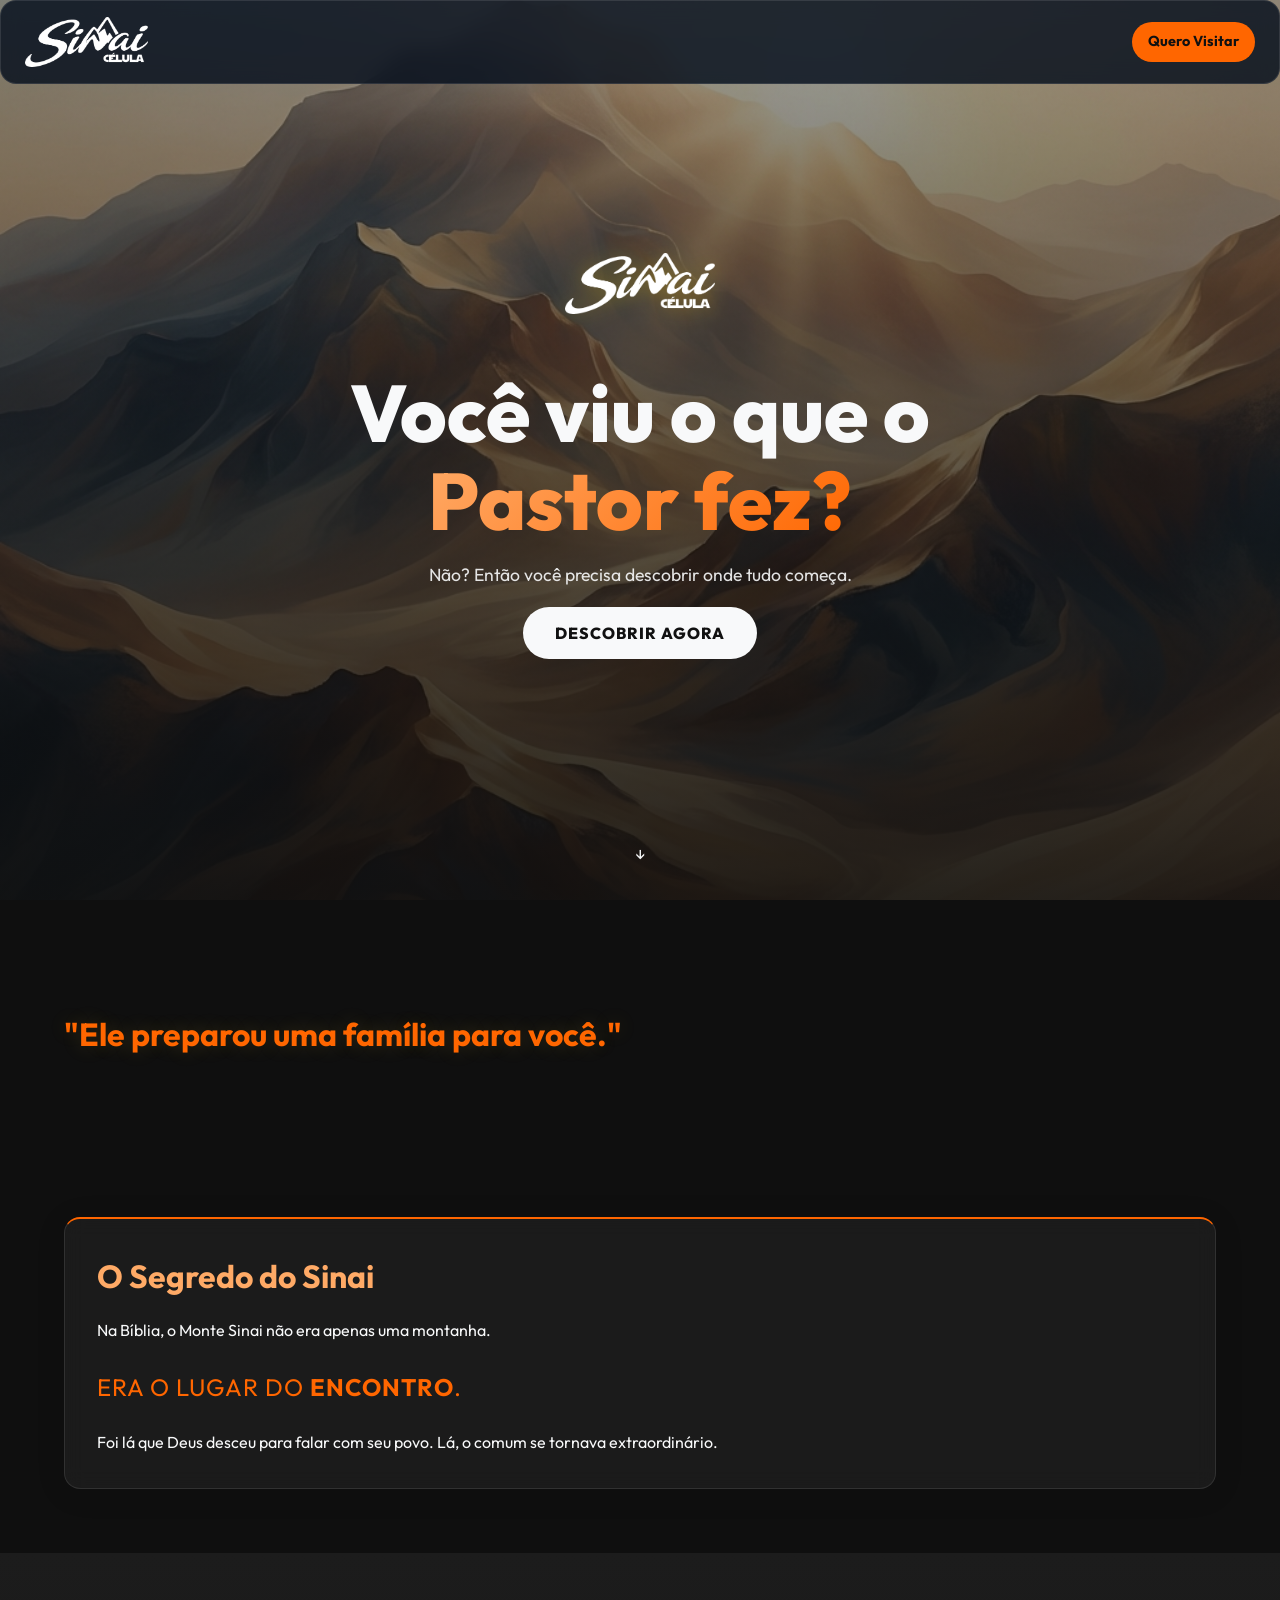
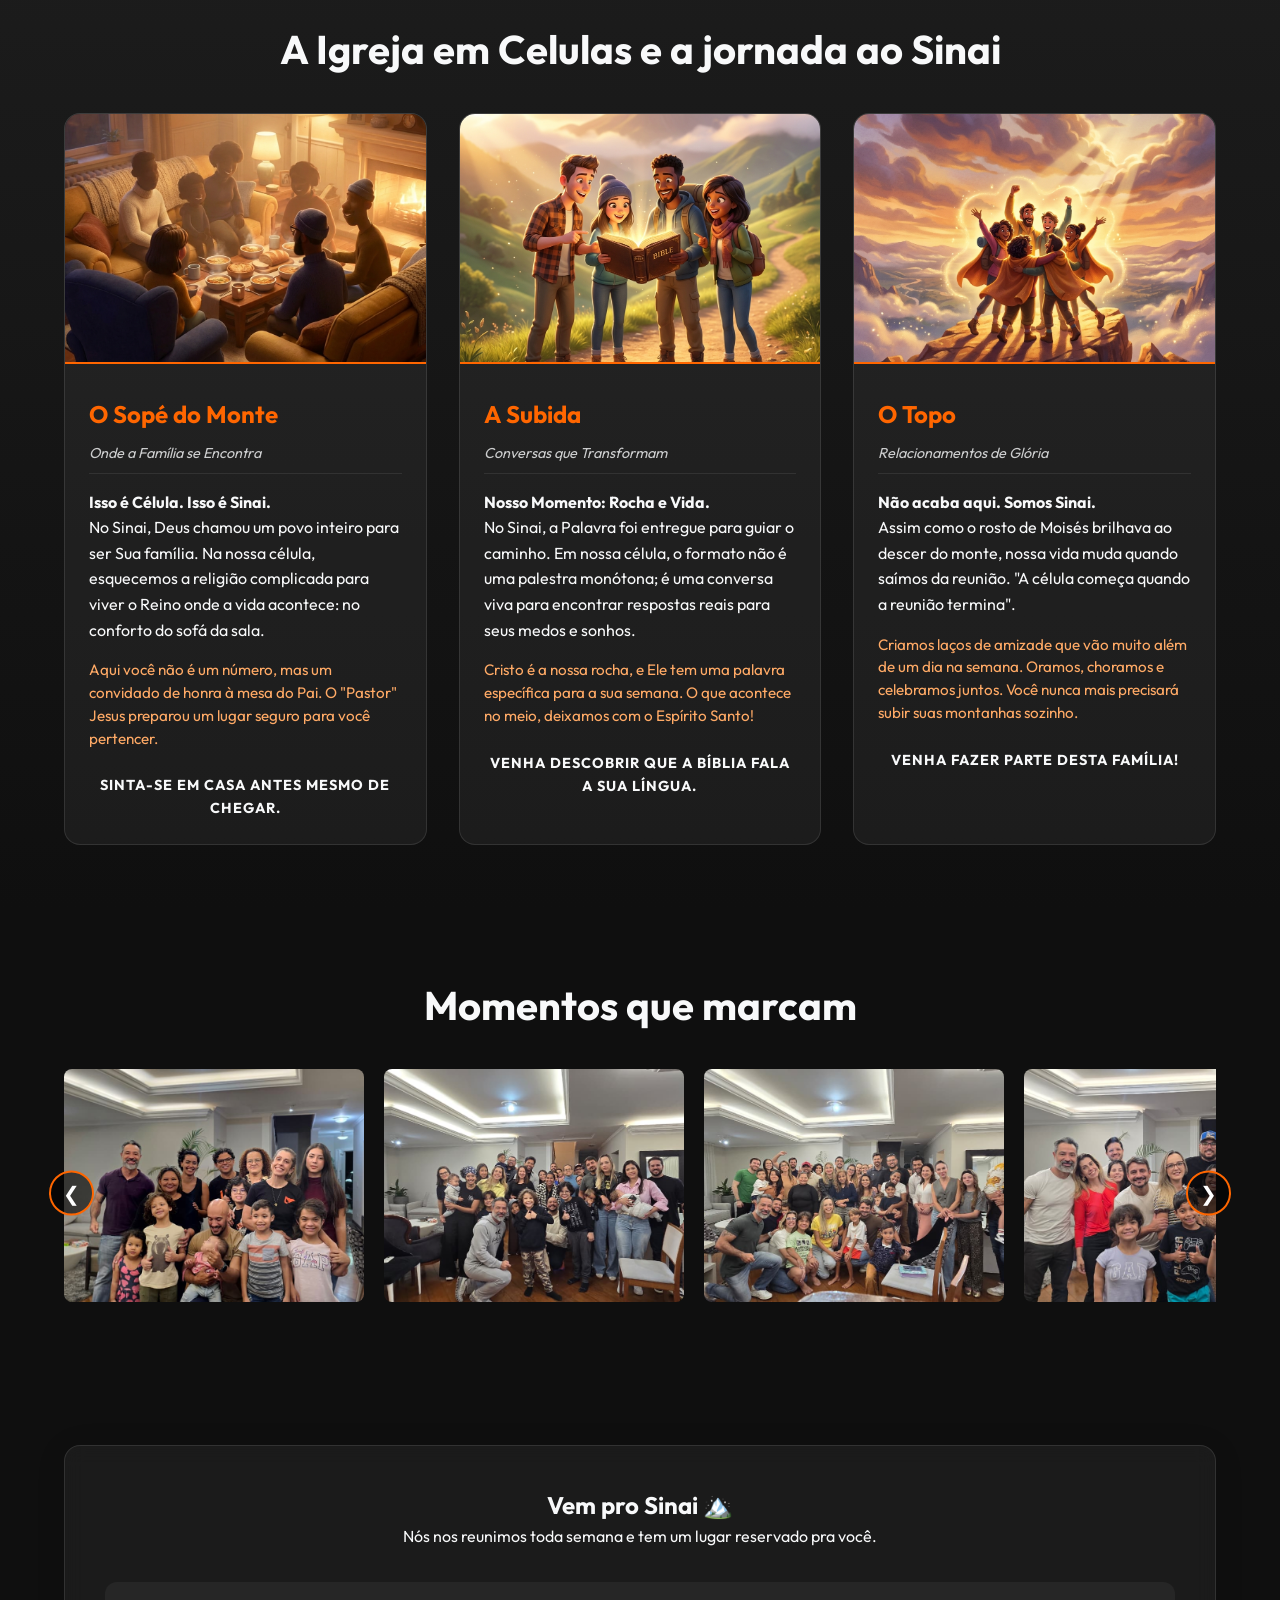
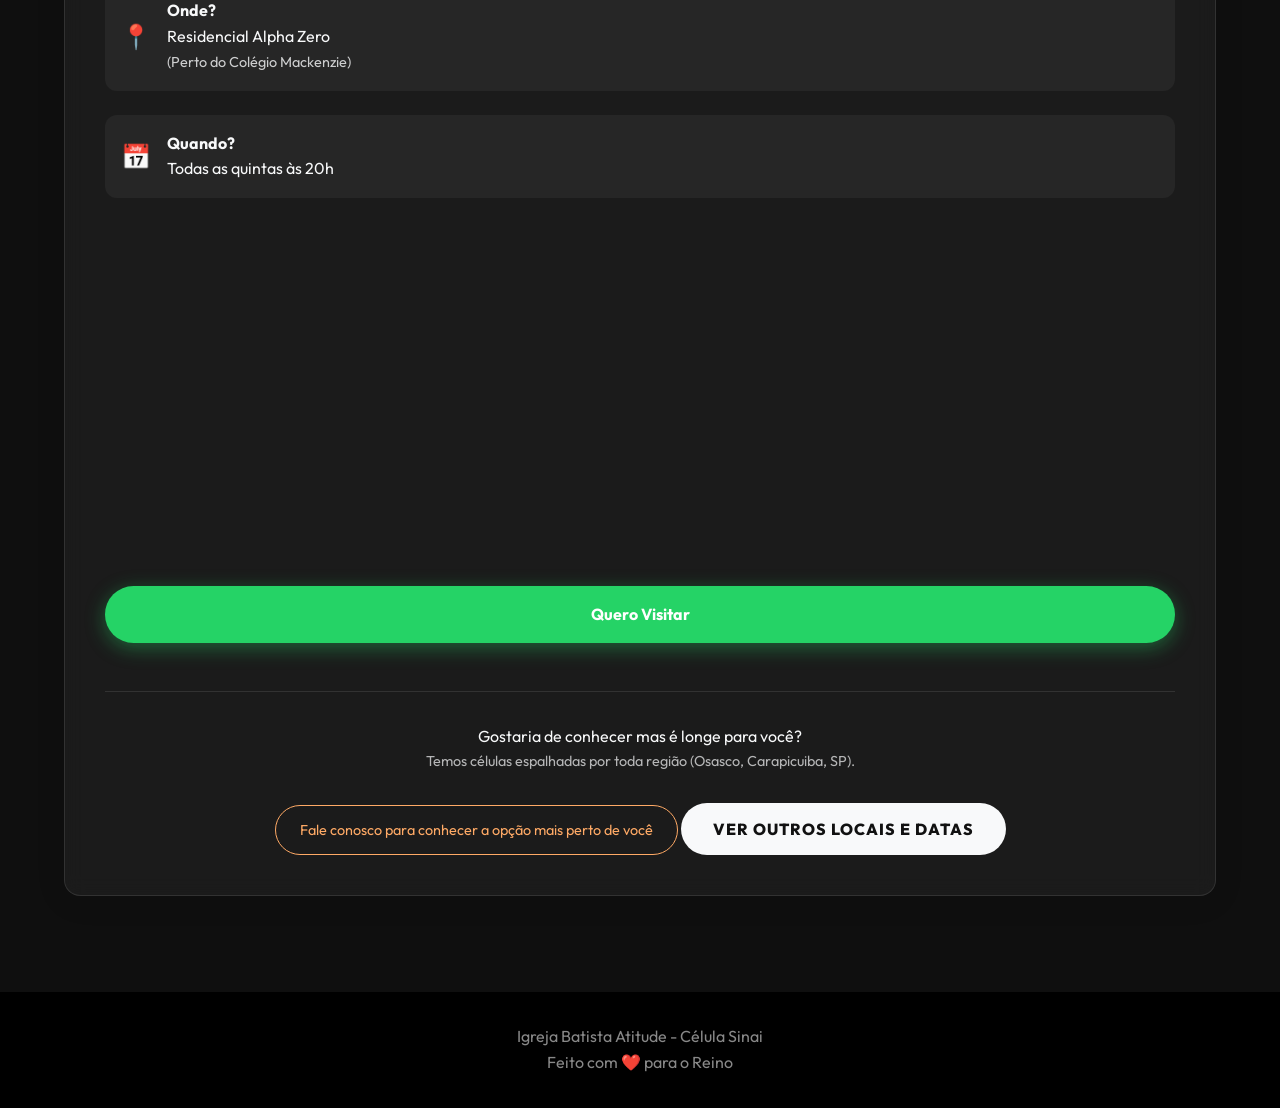
<file: index.html>
<!DOCTYPE html>
<html lang="pt-BR">

<head>
    <meta charset="UTF-8">
    <meta name="viewport" content="width=device-width, initial-scale=1.0">
    <title>Célula Sinai - Igreja Batista Atitude</title>

    <!-- Google Fonts -->
    <link rel="preconnect" href="https://fonts.googleapis.com">
    <link rel="preconnect" href="https://fonts.gstatic.com" crossorigin>
    <link href="https://fonts.googleapis.com/css2?family=Outfit:wght@300;400;600;800&display=swap" rel="stylesheet">

    <!-- CSS -->
    <link rel="stylesheet" href="style.css">
</head>

<body>

    <!-- Navigation -->
    <nav class="navbar glass">
        <div class="logo">
            <img src="assets/images/Logo_sinai_escuro-removebg-preview.png" alt="Sinai" class="nav-logo-img">
        </div>
        <a href="#" onclick="openContactModal()" class="btn-visit">Quero Visitar</a>
    </nav>

    <!-- Hero Section -->
    <header class="hero" id="home">
        <div class="hero-overlay"></div>
        <div class="hero-content">
            <!-- Logo in Hero for impact -->
            <img src="assets/images/Logo_sinai_escuro-removebg-preview.png" alt="Logo Sinai" class="hero-logo fade-in">

            <h1 class="fade-in delay-100">Você viu o que o <br> <span class="text-gradient">Pastor fez?</span></h1>
            <p class="fade-in delay-200">Não? Então você precisa descobrir onde tudo começa.</p>
            <div class="cta-group fade-in delay-300">
                <a href="#revelacao" class="btn-primary">Descobrir Agora</a>
            </div>
        </div>
        <div class="scroll-indicator">
            <span class="scroll-arrow">↓</span>
        </div>
    </header>

    <!-- The Reveal Section (New) -->
    <section id="revelacao" class="reveal-section text-center">
        <div class="container">
            <h2 class="reveal-text highlight-gold slide-up delay-200">"Ele preparou uma família para você."</h2>
        </div>
    </section>

    <!-- Story Section -->
    <section class="story-section">
        <div class="container">
            <div class="card glass text-center slide-up">
                <h2>O Segredo do Sinai</h2>
                <p>Na Bíblia, o Monte Sinai não era apenas uma montanha.</p>
                <div class="highlight-text">Era o lugar do <strong>ENCONTRO</strong>.</div>
                <p>Foi lá que Deus desceu para falar com seu povo. Lá, o comum se tornava extraordinário.</p>
            </div>
        </div>
    </section>

    <!-- Concept Section (The Journey) -->
    <section class="concept-section">
        <div class="container">
            <h2 class="section-title">A Igreja em Celulas e a jornada ao Sinai</h2>
            <div class="journey-grid">

                <!-- Card 1 -->
                <div class="journey-card fade-in">
                    <img src="assets/images/concept/base.png" alt="O Sopé do Monte">
                    <div class="card-content">
                        <h3>O Sopé do Monte</h3>
                        <p class="subtitle">Onde a Família se Encontra</p>
                        <p><strong>Isso é Célula. Isso é Sinai.</strong></p>
                        <p>No Sinai, Deus chamou um povo inteiro para ser Sua família. Na nossa célula, esquecemos a
                            religião complicada para viver o Reino onde a vida acontece: no conforto do sofá da sala.
                        </p>
                        <p class="highlight-small">Aqui você não é um número, mas um convidado de honra à mesa do Pai. O
                            "Pastor" Jesus preparou um lugar seguro para você pertencer.</p>
                        <p class="cta-text">Sinta-se em casa antes mesmo de chegar.</p>
                    </div>
                </div>

                <!-- Card 2 -->
                <div class="journey-card fade-in delay-100">
                    <img src="assets/images/concept/climb.png" alt="A Subida">
                    <div class="card-content">
                        <h3>A Subida</h3>
                        <p class="subtitle">Conversas que Transformam</p>
                        <p><strong>Nosso Momento: Rocha e Vida.</strong></p>
                        <p>No Sinai, a Palavra foi entregue para guiar o caminho. Em nossa célula, o formato não é uma
                            palestra monótona; é uma conversa viva para encontrar respostas reais para seus medos e
                            sonhos.</p>
                        <p class="highlight-small">Cristo é a nossa rocha, e Ele tem uma palavra específica para a sua
                            semana. O que acontece no meio, deixamos com o Espírito Santo!</p>
                        <p class="cta-text">Venha descobrir que a Bíblia fala a sua língua.</p>
                    </div>
                </div>

                <!-- Card 3 -->
                <div class="journey-card fade-in delay-200">
                    <img src="assets/images/concept/summit.png" alt="O Topo">
                    <div class="card-content">
                        <h3>O Topo</h3>
                        <p class="subtitle">Relacionamentos de Glória</p>
                        <p><strong>Não acaba aqui. Somos Sinai.</strong></p>
                        <p>Assim como o rosto de Moisés brilhava ao descer do monte, nossa vida muda quando saímos da
                            reunião. "A célula começa quando a reunião termina".</p>
                        <p class="highlight-small">Criamos laços de amizade que vão muito além de um dia na semana.
                            Oramos, choramos e celebramos juntos. Você nunca mais precisará subir suas montanhas
                            sozinho.</p>
                        <p class="cta-text">Venha fazer parte desta família!</p>
                    </div>
                </div>

            </div>
        </div>
    </section>

    <!-- Gallery Section -->
    <section id="galeria" class="gallery-section">
        <div class="container">
            <h2 class="section-title">Momentos que marcam</h2>
            <div style="position: relative;">
                <button id="carousel-prev" class="carousel-btn" aria-label="Anterior">&#10094;</button>
                <div class="gallery-carousel-wrapper">
                    <!-- Gerado Dinamicamente pelo Javascript a partir de fotos-data.js -->
                    <div id="dynamic-gallery" class="gallery-carousel"></div>
                </div>
                <button id="carousel-next" class="carousel-btn" aria-label="Próximo">&#10095;</button>
            </div>
            
            <!-- Estilos simples para o carrossel (O resto já está no style.css) -->
            <style>
                .gallery-carousel-wrapper {
                    overflow-x: auto;
                    scroll-behavior: smooth;
                    scroll-snap-type: x mandatory;
                    -webkit-overflow-scrolling: touch;
                    padding-bottom: 15px;
                }
                .gallery-carousel-wrapper::-webkit-scrollbar {
                    height: 8px;
                }
                .gallery-carousel-wrapper::-webkit-scrollbar-track {
                    background: rgba(255, 255, 255, 0.05);
                    border-radius: 4px;
                }
                .gallery-carousel-wrapper::-webkit-scrollbar-thumb {
                    background: var(--primary-gold);
                    border-radius: 4px;
                }
                .gallery-carousel {
                    display: flex;
                    gap: 20px;
                }
                .gallery-carousel .gallery-item {
                    flex: 0 0 auto;
                    width: 300px;
                    scroll-snap-align: start;
                }
                .carousel-btn {
                    position: absolute;
                    top: 50%;
                    transform: translateY(-50%);
                    background: rgba(0, 0, 0, 0.6);
                    color: white;
                    border: 2px solid var(--primary-gold);
                    border-radius: 50%;
                    width: 45px;
                    height: 45px;
                    font-size: 20px;
                    cursor: pointer;
                    z-index: 10;
                    display: flex;
                    justify-content: center;
                    align-items: center;
                    transition: all 0.3s;
                }
                .carousel-btn:hover {
                    background: var(--primary-gold);
                    color: black;
                }
                #carousel-prev { left: -15px; }
                #carousel-next { right: -15px; }
            </style>
        </div>
    </section>

    <!-- Call to Action / Info -->
    <section id="contato" class="info-section">
        <div class="container">
            <div class="card glass info-card">
                <h2>Vem pro Sinai 🏔️</h2>
                <p>Nós nos reunimos toda semana e tem um lugar reservado pra você.</p>

                <div class="info-details">
                    <div class="detail-item">
                        <span class="icon">📍</span>
                        <div>
                            <strong>Onde?</strong>
                            <p>Residencial Alpha Zero<br><span style="font-size: 0.9em; opacity: 0.8">(Perto do Colégio
                                    Mackenzie)</span></p>
                        </div>
                    </div>
                    <div class="detail-item">
                        <span class="icon">📅</span>
                        <div>
                            <strong>Quando?</strong>
                            <p>Todas as quintas às 20h</p>
                        </div>
                    </div>
                </div>

                <!-- Google Maps Embed -->
                <div class="map-container fade-in">
                    <iframe
                        src="https://maps.google.com/maps?q=-23.486076214986138,-46.83872260079768&hl=pt-br&z=16&output=embed"
                        width="100%" height="300" style="border:0; border-radius: 12px; margin-bottom: 2rem;"
                        allowfullscreen="" loading="lazy"></iframe>
                </div>

                <a href="#" onclick="openContactModal()" class="btn-whatsapp">
                    Quero Visitar
                </a>

                <!-- Other Locations -->
                <div class="other-locations">
                    <p>Gostaria de conhecer mas é longe para você?</p>
                    <p class="small-text">Temos células espalhadas por toda região (Osasco, Carapicuiba, SP).</p>
                    <a href="https://wa.me/5561984017019?text=Gostaria%20de%20conhecer%20uma%20celula%2C%20mas%20a%20Sinai%20fica%20longe%20para%20mim%2C%20quais%20s%C3%A3o%20as%20outras%20op%C3%A7%C3%B5es%3F"
                        class="btn-secondary">
                        Fale conosco para conhecer a opção mais perto de você
                    </a>
                    
                    <a href="mapa.html" class="btn-primary" style="margin-top: 15px;">
                        Ver outros locais e datas
                    </a>
                </div>
            </div>
        </div>
    </section>

    <footer>
        <div class="container">
            <p>Igreja Batista Atitude - Célula Sinai</p>
            <p class="small">Feito com ❤️ para o Reino</p>
        </div>
    </footer>

    <!-- Modals -->
    <div id="contactModal" class="modal">
        <div class="modal-content glass">
            <span class="close" onclick="closeContactModal()">&times;</span>
            <h3 style="margin-bottom: 1rem; color: var(--primary-gold);">Escolha com quem falar:</h3>
            <div class="contact-list">
                <a href="https://wa.me/5551989107969?text=Ol%C3%A1%2C%20gostaria%20de%20conhecer%20a%20celula%20Sinai%21"
                    class="contact-btn">Michael</a>
                <a href="https://wa.me/5551991859755?text=Ol%C3%A1%2C%20gostaria%20de%20conhecer%20a%20celula%20Sinai%21"
                    class="contact-btn">Bruna</a>
                <a href="https://wa.me/5561999097477?text=Ol%C3%A1%2C%20gostaria%20de%20conhecer%20a%20celula%20Sinai%21"
                    class="contact-btn">Roberto</a>
                <a href="https://wa.me/5561984017019?text=Ol%C3%A1%2C%20gostaria%20de%20conhecer%20a%20celula%20Sinai%21"
                    class="contact-btn">Jaque</a>
            </div>
        </div>
    </div>

    <div id="lightbox" class="lightbox" onclick="closeLightbox()">
        <span class="close" style="top: 20px; right: 30px; font-size: 40px; color: white;">&times;</span>
        <img class="lightbox-content" id="lightbox-img">
    </div>

    <script src="fotos-data.js"></script>
    <script src="script.js"></script>
</body>

</html>
</file>
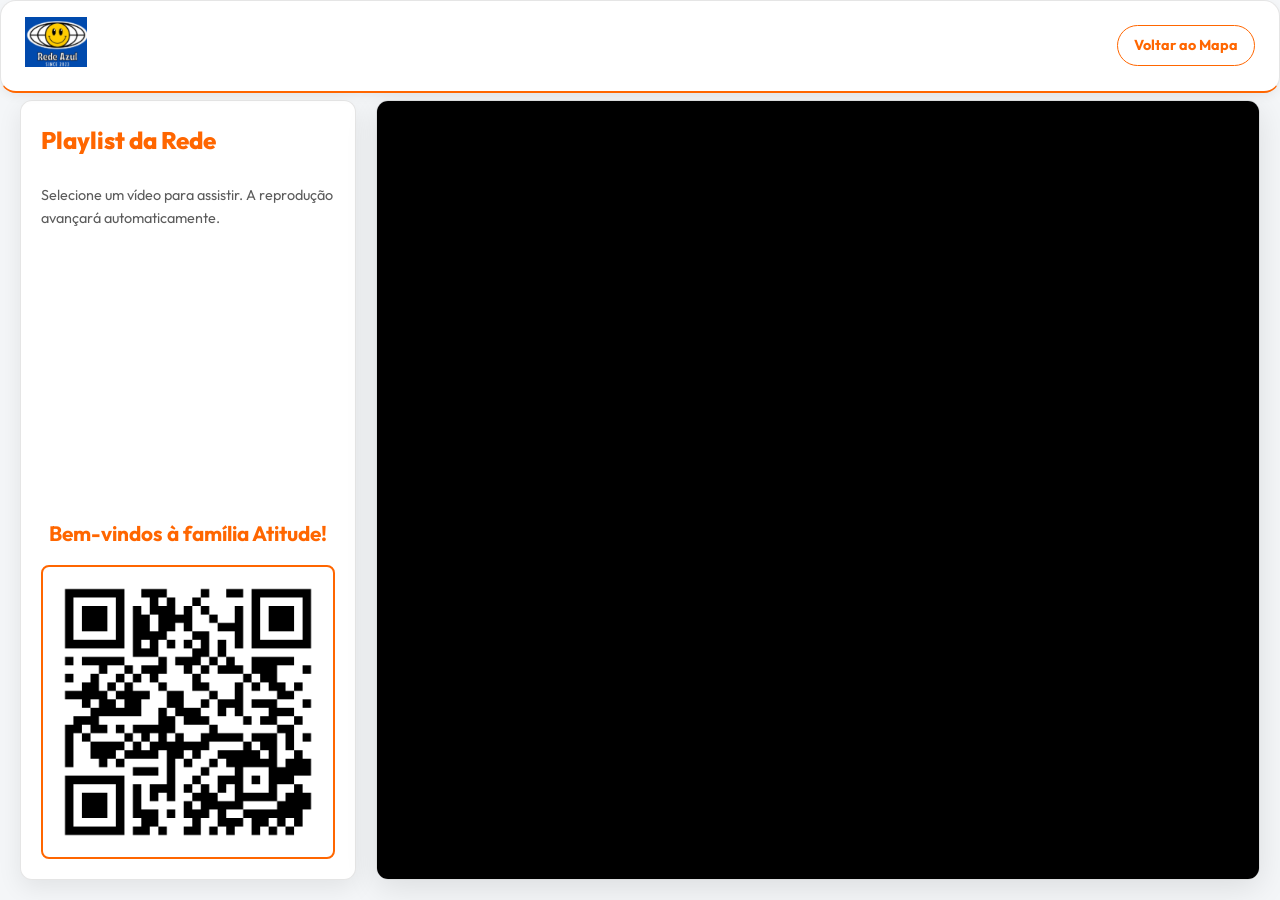
<file: videos.html>
<!DOCTYPE html>
<html lang="pt-BR">

<head>
    <meta charset="UTF-8">
    <meta name="viewport" content="width=device-width, initial-scale=1.0">
    <title>Vídeos - Rede Azul</title>

    <!-- Google Fonts -->
    <link rel="preconnect" href="https://fonts.googleapis.com">
    <link rel="preconnect" href="https://fonts.gstatic.com" crossorigin>
    <link href="https://fonts.googleapis.com/css2?family=Outfit:wght@300;400;600;800&display=swap" rel="stylesheet">

    <!-- Custom CSS (Reaproveitando a base da página do mapa) -->
    <link rel="stylesheet" href="style.css">
    <link rel="stylesheet" href="mapa.css">

    <style>
        .video-list {
            list-style: none;
            padding: 0;
            margin: 0;
        }

        .video-list li {
            padding: 15px;
            margin-bottom: 10px;
            background: rgba(0, 0, 0, 0.3);
            border: 1px solid rgba(255, 255, 255, 0.1);
            border-radius: 8px;
            cursor: pointer;
            transition: all 0.3s ease;
            display: flex;
            align-items: center;
            gap: 15px;
        }

        .video-list li:hover {
            border-color: var(--primary-gold);
            transform: translateX(5px);
        }

        .video-list li.active {
            background: rgba(255, 208, 0, 0.15); /* Equivalente RGBA ao Yellow #ffd000 com transparência */
            border-color: var(--primary-gold);
            color: var(--primary-gold);
            font-weight: bold;
        }

        .video-thumb {
            width: 80px;
            height: 45px;
            background-color: #000;
            border-radius: 4px;
            background-size: cover;
            background-position: center;
        }

        .video-info {
            display: flex;
            flex-direction: column;
        }

        .video-title {
            font-size: 1rem;
        }
        
        .video-subtitle {
            font-size: 0.8rem;
            opacity: 0.7;
            color: #e0e0e0;
            font-weight: normal;
        }

        /* Container do iframe para ocupar toda a div responsivamente */
        .video-player-wrapper {
            width: 100%;
            height: 100%;
            min-height: 500px; /* mesmo min-height do mapa */
            display: flex;
            justify-content: center;
            align-items: center;
            background: #000;
        }

        #player {
            width: 100%;
            height: 100%;
            border: none;
        }
    </style>
</head>

<body>
    <!-- Navegação reaproveitada -->
    <nav class="navbar glass">
        <div class="logo">
            <a href="index.html">
                <img src="assets/images/logo_rede_azul.png" alt="Rede Azul" class="nav-logo-img">
            </a>
        </div>
        <a href="mapa.html" class="btn-visit" style="background:transparent; border:1px solid var(--primary-gold); color:var(--primary-gold);">Voltar ao Mapa</a>
    </nav>

    <div class="map-layout">
        <!-- Barra Lateral com a Playlist -->
        <aside class="sidebar glass">
            <h2>Playlist da Rede</h2>
            <p style="font-size:0.9rem; opacity:0.8; margin-bottom: 20px;">Selecione um vídeo para assistir. A reprodução avançará automaticamente.</p>
            
            <ul class="video-list" id="playlist">
                <!-- Gerado por JS baseado no array -->
            </ul>

            <!-- QR Code de Cadastro -->
            <div class="qr-container" style="text-align: center; margin-top: auto; padding-top: 25px; border-top: 1px solid rgba(255, 255, 255, 0.2); flex-grow: 1; display: flex; flex-direction: column; justify-content: flex-end;">
                <h3 style="color: var(--primary-gold); font-size: 1.3rem; margin-bottom: 15px;">Bem-vindos à família Atitude!</h3>
                <img src="assets/images/qr_cadastro.png" alt="QR Code Cadastro" style="width: 100%; max-width: 300px; height: auto; background: white; padding: 5px; border-radius: 8px; border: 2px solid var(--primary-gold); margin: 0 auto;">
            </div>
        </aside>

        <!-- Container de Reprodução substituindo o Mapa -->
        <main class="map-container-main">
            <div class="video-player-wrapper">
                <div id="player"></div>
            </div>
        </main>
    </div>

    <!-- Script da API do YouTube -->
    <script src="https://www.youtube.com/iframe_api"></script>
    
    <!-- Script Personalizado -->
    <script src="videos.js"></script>
</body>

</html>
</file>
<file: style.css>
:root {
    /* Color Palette - Igreja Atitude */
    --primary-gold: #FF6600;
    /* Orange / White */
    --primary-sand: #FFAA66;
    --dark-blue: #111111;
    /* Deep Dark */
    --dark-bg: #0f0f0f;
    /* Almost black */
    --light-text: #F8F9FA;
    --glass-bg: rgba(255, 255, 255, 0.05);
    --glass-border: rgba(255, 255, 255, 0.1);

    --font-main: 'Outfit', sans-serif;
}

* {
    margin: 0;
    padding: 0;
    box-sizing: border-box;
}

body {
    font-family: var(--font-main);
    background-color: var(--dark-bg);
    color: var(--light-text);
    line-height: 1.6;
    overflow-x: hidden;
}

/* Utilities */
.container {
    padding: 0 1.5rem;
    max-width: 1200px;
    margin: 0 auto;
}

.text-gradient {
    background: linear-gradient(135deg, var(--primary-sand), var(--primary-gold));
    -webkit-background-clip: text;
    -webkit-text-fill-color: transparent;
}

.glass {
    background: var(--glass-bg);
    backdrop-filter: blur(10px);
    -webkit-backdrop-filter: blur(10px);
    border: 1px solid var(--glass-border);
    border-radius: 16px;
    box-shadow: 0 4px 30px rgba(0, 0, 0, 0.1);
}

/* Navbar */
.navbar {
    position: fixed;
    top: 0;
    width: 100%;
    padding: 1rem 1.5rem;
    display: flex;
    justify-content: space-between;
    align-items: center;
    z-index: 1000;
    background: rgba(15, 15, 15, 0.9);
    /* Slightly darker for legibility */
    border-bottom: 1px solid var(--glass-border);
}

/* Logo Container Safety */
.logo {
    display: flex;
    align-items: center;
    max-width: 200px;
}

.nav-logo-img {
    height: 50px;
    /* Fixed height for navbar */
    width: auto;
    object-fit: contain;
}

.btn-visit {
    background: var(--primary-gold);
    color: var(--dark-blue);
    padding: 0.5rem 1rem;
    border-radius: 50px;
    text-decoration: none;
    font-weight: 700;
    font-size: 0.9rem;
    transition: transform 0.2s;
}

.btn-visit:hover {
    transform: scale(1.05);
}

/* Hero Section */
.hero {
    height: 100vh;
    width: 100%;
    background-image: url('assets/images/hero-bg.png');
    background-size: cover;
    background-position: center;
    position: relative;
    display: flex;
    flex-direction: column;
    justify-content: center;
    align-items: center;
    text-align: center;
    padding: 0 1rem;
}

.hero-logo {
    max-width: 150px;
    margin-bottom: 3rem;
    filter: drop-shadow(0 0 10px rgba(255, 215, 0, 0.3));
}

.hero-overlay {
    position: absolute;
    top: 0;
    left: 0;
    width: 100%;
    height: 100%;
    background: linear-gradient(to bottom, rgba(15, 15, 15, 0.4), rgba(15, 15, 15, 0.9));
    z-index: 1;
}

.hero-content {
    position: relative;
    z-index: 2;
    max-width: 800px;
    /* Increased for logo space */
}

/* Removed .badge as it's replaced by logo */

.hero h1 {
    font-size: 3rem;
    line-height: 1.1;
    margin-bottom: 1rem;
    font-weight: 800;
}

.hero p {
    font-size: 1.1rem;
    opacity: 0.9;
    margin-bottom: 2rem;
}

.btn-primary {
    background: var(--light-text);
    color: var(--dark-blue);
    padding: 1rem 2rem;
    border-radius: 50px;
    text-decoration: none;
    font-weight: 800;
    text-transform: uppercase;
    letter-spacing: 1px;
    transition: all 0.3s ease;
}

.btn-primary:active {
    transform: scale(0.95);
}

.scroll-indicator {
    position: absolute;
    bottom: 2rem;
    z-index: 2;
    animation: bounce 2s infinite;
}

@keyframes bounce {

    0%,
    20%,
    50%,
    80%,
    100% {
        transform: translateY(0);
    }

    40% {
        transform: translateY(-10px);
    }

    60% {
        transform: translateY(-5px);
    }
}

/* Sections */
section {
    padding: 4rem 0;
}

/* Reveal Section (New) */
.reveal-section {
    padding: 6rem 0;
    background: var(--dark-bg);
}

.reveal-text {
    font-size: 2rem;
    font-weight: 300;
    line-height: 1.4;
    font-style: italic;
    color: rgba(255, 255, 255, 0.8);
}

.highlight-gold {
    color: var(--primary-gold);
    font-weight: 700;
    font-style: normal;
    display: block;
    margin-top: 1rem;
    text-shadow: 0 0 20px rgba(212, 175, 55, 0.2);
}

.story-section .card {
    padding: 2rem;
    border-top: 2px solid var(--primary-gold);
}

.story-section h2 {
    font-size: 2rem;
    margin-bottom: 1rem;
    color: var(--primary-sand);
}

.highlight-text {
    font-size: 1.5rem;
    margin: 1.5rem 0;
    color: var(--primary-gold);
    text-transform: uppercase;
    letter-spacing: 1px;
}

/* Concept Section */
.concept-section {
    background: linear-gradient(to top, var(--dark-bg), #1c1c1c);
}

.rounded-img {
    width: 100%;
    border-radius: 16px;
    box-shadow: 0 10px 30px rgba(0, 0, 0, 0.3);
    border: 1px solid var(--glass-border);
}

.feature-list {
    list-style: none;
    margin: 2rem 0;
}

.feature-list li {
    margin-bottom: 1rem;
    font-size: 1.1rem;
}

.final-punch {
    font-size: 1.5rem;
    font-weight: 700;
    text-align: center;
    margin-top: 2rem;
    color: var(--primary-sand);
}

/* Gallery */
.gallery-grid {
    display: grid;
    grid-template-columns: repeat(2, 1fr);
    gap: 10px;
    margin-top: 2rem;
}

.gallery-item img {
    width: 100%;
    height: 100%;
    object-fit: cover;
    border-radius: 8px;
    transition: transform 0.3s;
}

.gallery-item img:hover {
    transform: scale(1.02);
}

.section-title {
    text-align: center;
    font-size: 2.5rem;
    margin-bottom: 2rem;
    color: var(--light-text);
}

.caption {
    margin-top: 1rem;
    opacity: 0.7;
    font-style: italic;
}

/* Concept Section (Journey) */
.journey-grid {
    display: grid;
    grid-template-columns: 1fr;
    gap: 2rem;
    margin-top: 2rem;
}

.journey-card {
    background: var(--glass-bg);
    border: 1px solid var(--glass-border);
    border-radius: 16px;
    overflow: hidden;
    transition: transform 0.3s;
}

.journey-card:hover {
    transform: translateY(-5px);
    border-color: var(--primary-gold);
}

.journey-card img {
    width: 100%;
    height: 250px;
    object-fit: cover;
    border-bottom: 2px solid var(--primary-gold);
}

.card-content {
    padding: 1.5rem;
    text-align: left;
}

.card-content h3 {
    color: var(--primary-gold);
    font-size: 1.5rem;
    margin-bottom: 0.5rem;
}

.subtitle {
    font-style: italic;
    font-size: 0.9rem;
    opacity: 0.8;
    margin-bottom: 1rem;
    border-bottom: 1px solid rgba(255, 255, 255, 0.1);
    padding-bottom: 0.5rem;
}

.highlight-small {
    margin: 1rem 0;
    font-size: 0.95rem;
    color: var(--primary-sand);
    line-height: 1.5;
}

.cta-text {
    font-weight: 700;
    color: var(--light-text);
    text-align: center;
    margin-top: 1.5rem;
    text-transform: uppercase;
    font-size: 0.9rem;
    letter-spacing: 1px;
}

@media (min-width: 768px) {
    .journey-grid {
        grid-template-columns: repeat(3, 1fr);
    }
}

/* Info Section */
.info-section {
    padding-bottom: 6rem;
}

.info-card {
    padding: 2.5rem;
    text-align: center;
}

.info-details {
    margin: 2rem 0;
    text-align: left;
}

.detail-item {
    display: flex;
    align-items: center;
    gap: 1rem;
    margin-bottom: 1.5rem;
    padding: 1rem;
    background: rgba(255, 255, 255, 0.05);
    border-radius: 12px;
}

.icon {
    font-size: 1.5rem;
}

.btn-whatsapp {
    display: block;
    width: 100%;
    background: #25D366;
    color: white;
    padding: 1rem;
    border-radius: 50px;
    text-decoration: none;
    font-weight: 700;
    margin-top: 1rem;
    box-shadow: 0 5px 20px rgba(37, 211, 102, 0.4);
}

/* Footer */
footer {
    padding: 2rem;
    text-align: center;
    background: #000;
    color: #888;
}

/* Animations */
.fade-in {
    opacity: 0;
    transform: translateY(20px);
    transition: all 0.8s ease-out;
}

.slide-up {
    opacity: 0;
    transform: translateY(40px);
    transition: all 0.8s ease-out;
}

.slide-right {
    opacity: 0;
    transform: translateX(-50px);
    transition: all 0.8s ease-out;
}

.slide-left {
    opacity: 0;
    transform: translateX(50px);
    transition: all 0.8s ease-out;
}

.visible {
    opacity: 1;
    transform: translateY(0) translateX(0);
}

.delay-100 {
    transition-delay: 0.1s;
}

.delay-200 {
    transition-delay: 0.2s;
}

.delay-300 {
    transition-delay: 0.3s;
}

/* Responsive Desktop Tweaks */
@media (min-width: 768px) {
    .hero h1 {
        font-size: 5rem;
    }

    .split-layout {
        display: grid;
        grid-template-columns: 1fr 1fr;
        gap: 3rem;
        align-items: center;
    }

    .gallery-grid {
        grid-template-columns: repeat(4, 1fr);
    }
}

/* Modals */
.modal {
    display: none;
    position: fixed;
    z-index: 2000;
    left: 0;
    top: 0;
    width: 100%;
    height: 100%;
    background-color: rgba(0, 0, 0, 0.8);
    align-items: center;
    justify-content: center;
}

.modal-content {
    background: #1c1c1c;
    padding: 2rem;
    width: 90%;
    max-width: 400px;
    text-align: center;
    position: relative;
    border: 1px solid var(--primary-gold);
}

.close {
    position: absolute;
    top: 10px;
    right: 20px;
    color: #aaa;
    font-size: 28px;
    font-weight: bold;
    cursor: pointer;
}

.contact-list {
    display: flex;
    flex-direction: column;
    gap: 1rem;
    margin-top: 1.5rem;
}

.contact-btn {
    display: block;
    background: var(--primary-gold);
    color: var(--dark-blue);
    padding: 0.8rem;
    border-radius: 8px;
    text-decoration: none;
    font-weight: 700;
    transition: transform 0.2s;
}

.contact-btn:hover {
    transform: scale(1.02);
}

/* Lightbox */
.lightbox {
    display: none;
    position: fixed;
    z-index: 3000;
    padding-top: 50px;
    left: 0;
    top: 0;
    width: 100%;
    height: 100%;
    background-color: rgba(0, 0, 0, 0.9);
}

.lightbox-content {
    margin: auto;
    display: block;
    max-width: 90%;
    max-height: 80vh;
    border-radius: 8px;
    box-shadow: 0 0 20px rgba(0, 0, 0, 0.5);
    animation: zoom 0.6s;
}

@keyframes zoom {
    from {
        transform: scale(0)
    }

    to {
        transform: scale(1)
    }
}

/* Other Locations */
.other-locations {
    margin-top: 3rem;
    padding-top: 2rem;
    border-top: 1px solid var(--glass-border);
}

.small-text {
    font-size: 0.9rem;
    opacity: 0.7;
    margin-bottom: 1rem;
}

.btn-secondary {
    display: inline-block;
    border: 1px solid var(--primary-sand);
    color: var(--primary-sand);
    padding: 0.8rem 1.5rem;
    border-radius: 50px;
    text-decoration: none;
    font-size: 0.9rem;
    margin-top: 1rem;
    transition: all 0.3s;
}

.btn-secondary:hover {
    background: var(--primary-sand);
    color: var(--dark-blue);
}

/* Gallery Center Fix */
.gallery-grid {
    justify-content: center;
}

.gallery-item {
    cursor: pointer;
}
</file>
<file: mapa.css>
:root {
    /* Identidade Igreja Atitude (Restrito à tela do mapa) */
    --primary-gold: #FF6600; /* Laranja Atitude */
    --primary-sand: #ffffff;
    --dark-bg: #f4f6f8; /* Cinza super claro de fundo */
    --glass-bg: rgba(255, 255, 255, 0.95); 
    --glass-border: rgba(0, 0, 0, 0.1);
}

/* Layout da página de mapas/videos */
body {
    background-color: var(--dark-bg);
    color: #333333;
    margin: 0;
    padding: 0;
    overflow-x: hidden;
}

/* Força a cor sólida da logo no topo pra não ter desnível de cor no fundo transparente do PNG */
.navbar.glass {
    background: #ffffff !important;
    border-bottom: 2px solid var(--primary-gold);
    box-shadow: 0 4px 10px rgba(0, 0, 0, 0.05);
}

.map-layout {
    display: flex;
    flex-wrap: wrap;
    padding: 100px 20px 20px; /* espaco pro navbar */
    gap: 20px;
    height: 100vh;
    box-sizing: border-box;
}

/* Sidebar */
.sidebar {
    flex: 1;
    min-width: 330px;
    max-width: 400px;
    background: #ffffff;
    border-radius: 12px;
    padding: 20px;
    display: flex;
    flex-direction: column;
    gap: 15px;
    overflow-y: auto;
    border: 1px solid var(--glass-border);
    box-shadow: 0 8px 24px rgba(0, 0, 0, 0.08);
}

.sidebar h2 {
    color: var(--primary-gold);
    font-size: 1.5rem;
    margin-bottom: 10px;
    font-weight: 800;
}

.filter-group {
    display: flex;
    flex-direction: column;
    gap: 5px;
}

.filter-group label {
    font-size: 0.95rem;
    font-weight: 700;
    color: #555555;
}

.filter-group select {
    padding: 10px;
    border-radius: 8px;
    border: 1px solid #cccccc;
    background: #fcfcfc;
    color: #333333;
    font-family: 'Outfit', sans-serif;
    cursor: pointer;
}

.filter-group select:focus {
    border-color: var(--primary-gold);
    outline: none;
}

/* Quadro Resumo */
.summary-box {
    margin-top: 15px;
    background: #f9f9f9;
    border-radius: 8px;
    padding: 15px;
    border: 1px solid #eeeeee;
}

.summary-box h3 {
    margin-bottom: 15px;
    font-size: 1.1rem;
    color: var(--primary-gold);
    font-weight: 700;
}

#summary-list {
    list-style: none;
    padding: 0;
    margin: 0;
}

#summary-list li {
    display: flex;
    justify-content: space-between;
    align-items: center;
    padding: 10px 0;
    border-bottom: 1px solid #eeeeee;
    color: #444444; 
    cursor: pointer;
    transition: all 0.2s;
}

#summary-list li:hover {
    color: var(--primary-gold);
    background: #fff5f0;
}

#summary-list li.active {
    color: white;
    font-weight: bold;
    background: var(--primary-gold);
    padding: 10px;
    border-radius: 8px;
    border-bottom: none;
    margin: 2px 0; 
}

#summary-list li:last-child {
    border-bottom: none;
}

.badge {
    background: var(--primary-gold);
    color: white;
    padding: 2px 10px;
    border-radius: 12px;
    font-size: 0.85rem;
    font-weight: bold;
}

/* Área do Mapa */
.map-container-main {
    flex: 3;
    min-width: 300px;
    border-radius: 12px;
    overflow: hidden;
    position: relative;
    border: 1px solid var(--glass-border);
    box-shadow: 0 8px 32px 0 rgba(0, 0, 0, 0.1);
}

#map {
    width: 100%;
    height: 100%;
    min-height: 500px; /* para mobile */
    background: #e5e5e5;
}

/* Popup do Leaflet */
.leaflet-popup-content-wrapper {
    border-radius: 8px;
    background: #ffffff;
    box-shadow: 0 3px 14px rgba(0,0,0,0.1);
}
.leaflet-popup-content {
    font-family: 'Outfit', sans-serif;
}

/* Responsividade mobile */
@media (max-width: 768px) {
    .map-layout {
        flex-direction: column;
        height: auto;
    }
    .map-container-main {
        height: 60vh;
    }
}
</file>
